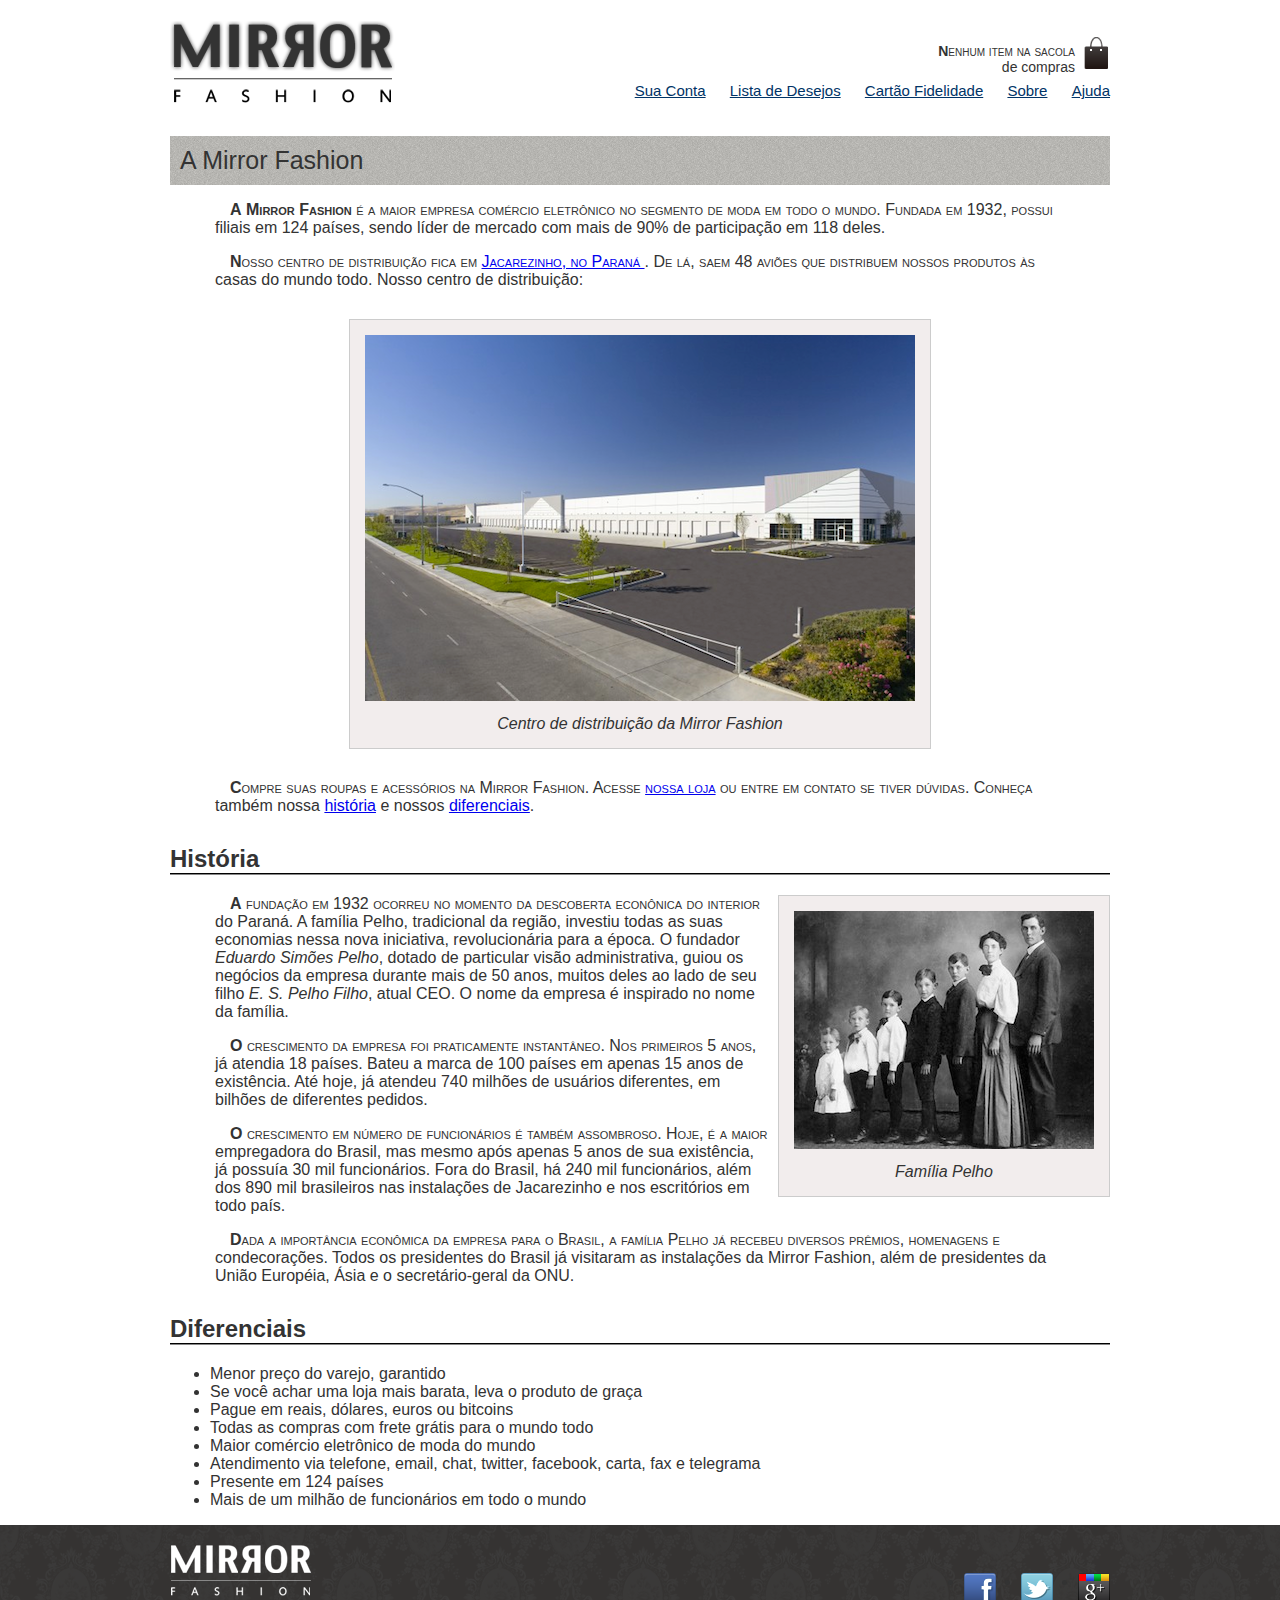
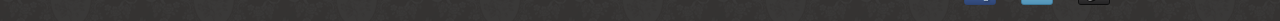
<file: index.html>
<!DOCTYPE html>
<html lang="en">
<head>
    <meta charset="UTF-8">
    <meta http-equiv="X-UA-Compatible" content="IE=edge">
    <meta name="viewport" content="width=device-width, initial-scale=1.0">
    <title> A Mirror Fashion </title>
    <link rel="stylesheet" href="css/style.css">
	<link rel="stylesheet" href="css/style2.css">
	<link rel="stylesheet" href="css/mobile.css" media="(max-width: 939px)">
</head>
<body>

	<body>
		<!-- Início merge !-->
		<header class="container">
			<h1><img src="imagens/logo.png" alt="Mirror Fashion"></h1>
			
			<p class="sacola">
				Nenhum item na sacola de compras 
			</p>
			
			<nav class="menu-opcoes">
				<ul>
					<li><a href="#">Sua Conta</a></li>
					<li><a href="#">Lista de Desejos</a></li>
					<li><a href="#">Cartão Fidelidade</a></li>
					<li><a href="sobre.html">Sobre</a></li>
					<li><a href="#">Ajuda</a></li>
				</ul>			
			</nav>
		</header>	
		
		<article class="container"> 
			
			<section class="sobre">
			
				<div class="titulo">A Mirror Fashion</div>			
				<p>A <strong>Mirror Fashion</strong> é a maior empresa comércio eletrônico no segmento de moda em todo o mundo.
				Fundada em 1932, possui filiais em 124 países, sendo líder de mercado com mais de 90% de
				participação em 118 deles.</p>
				
				<p>Nosso centro de distribuição fica em <a href="https://maps.google.com.br/?q=Jacarezinho">Jacarezinho, no Paraná </a>. De lá, saem 48 aviões que distribuem
				nossos produtos às casas do mundo todo. Nosso centro de distribuição:</p>
				
				<figure id="centro-distribuicao">
					<img src="imagens/centro-distribuicao.png">
					<figcaption>Centro de distribuição da Mirror Fashion</figcaption>
				</figure>
				
				<p>Compre suas roupas e acessórios na Mirror Fashion. Acesse <a href="index.html">nossa loja</a> ou entre em contato se tiver 
				dúvidas. Conheça também nossa <a href="#historia">história</a> e nossos <a href="#diferenciais">diferenciais</a>.</p>
				
			</section>			
			
			<section class="historia">
				<h2 id="historia">História</h2>
				
				<figure id="familia-pelho">
					<img src="imagens/familia-pelho.jpg">
					<figcaption>Família Pelho</figcaption>
				</figure>
				
				<p>A fundação em 1932 ocorreu no momento da descoberta econônica do interior do Paraná. A 
				família Pelho, tradicional da região, investiu todas as suas economias nessa nova iniciativa, 
				revolucionária para a época. O fundador <em>Eduardo Simões Pelho</em>, dotado de particular visão 
				administrativa, guiou os negócios da empresa durante mais de 50 anos, muitos deles ao lado 
				de seu filho <em>E. S. Pelho Filho</em>, atual CEO. O nome da empresa é inspirado no nome da família.</p>

				<p>O crescimento da empresa foi praticamente instantâneo. Nos primeiros 5 anos, já atendia 18 países. 
				Bateu a marca de 100 países em apenas 15 anos de existência. Até hoje, já atendeu 740 milhões 
				de usuários diferentes, em bilhões de diferentes pedidos.</p>

				<p>O crescimento em número de funcionários é também assombroso. Hoje, é a maior empregadora do 
				Brasil, mas mesmo após apenas 5 anos de sua existência, já possuía 30 mil funcionários. Fora do 
				Brasil, há 240 mil funcionários, além dos 890 mil brasileiros nas instalações de Jacarezinho e 
				nos escritórios em todo país.</p>

				<p>Dada a importância econômica da empresa para o Brasil, a família Pelho já recebeu diversos prêmios, 
				homenagens e condecorações. Todos os presidentes do Brasil já visitaram as instalações da Mirror 
				Fashion, além de presidentes da União Européia, Ásia e o secretário-geral da ONU.</p>
			</section>
			
			<section class="diferenciais">
				<h2 id="diferenciais">Diferenciais</h2>			
				<ul>
					<li>Menor preço do varejo, garantido</li>
					<li>Se você achar uma loja mais barata, leva o produto de graça</li>
					<li>Pague em reais, dólares, euros ou bitcoins</li>
					<li>Todas as compras com frete grátis para o mundo todo</li>
					<li>Maior comércio eletrônico de moda do mundo</li>
					<li>Atendimento via telefone, email, chat, twitter, facebook, carta, fax e telegrama</li>
					<li>Presente em 124 países</li>
					<li>Mais de um milhão de funcionários em todo o mundo</li>
				</ul>
			</section>
		</article>
		<!-- Início merge rodape !-->
		<footer>
			<div class="container">
				<img src="imagens/logo-rodape.png" alt="Logo Mirror Fashion">
				<ul class="social">
					<li><a href="http://facebook.com/mirrorfashion">Facebook</a></li>
					<li><a href="http://twitter.com/mirrorfashion">Twitter</a></li>
					<li><a href="http://plus.google.com/mirrorfashion">Google+</a></li>
				</ul>
			</div>
		</footer>
		<!-- Fim merge rodape !-->
	</body>
</html>
</file>
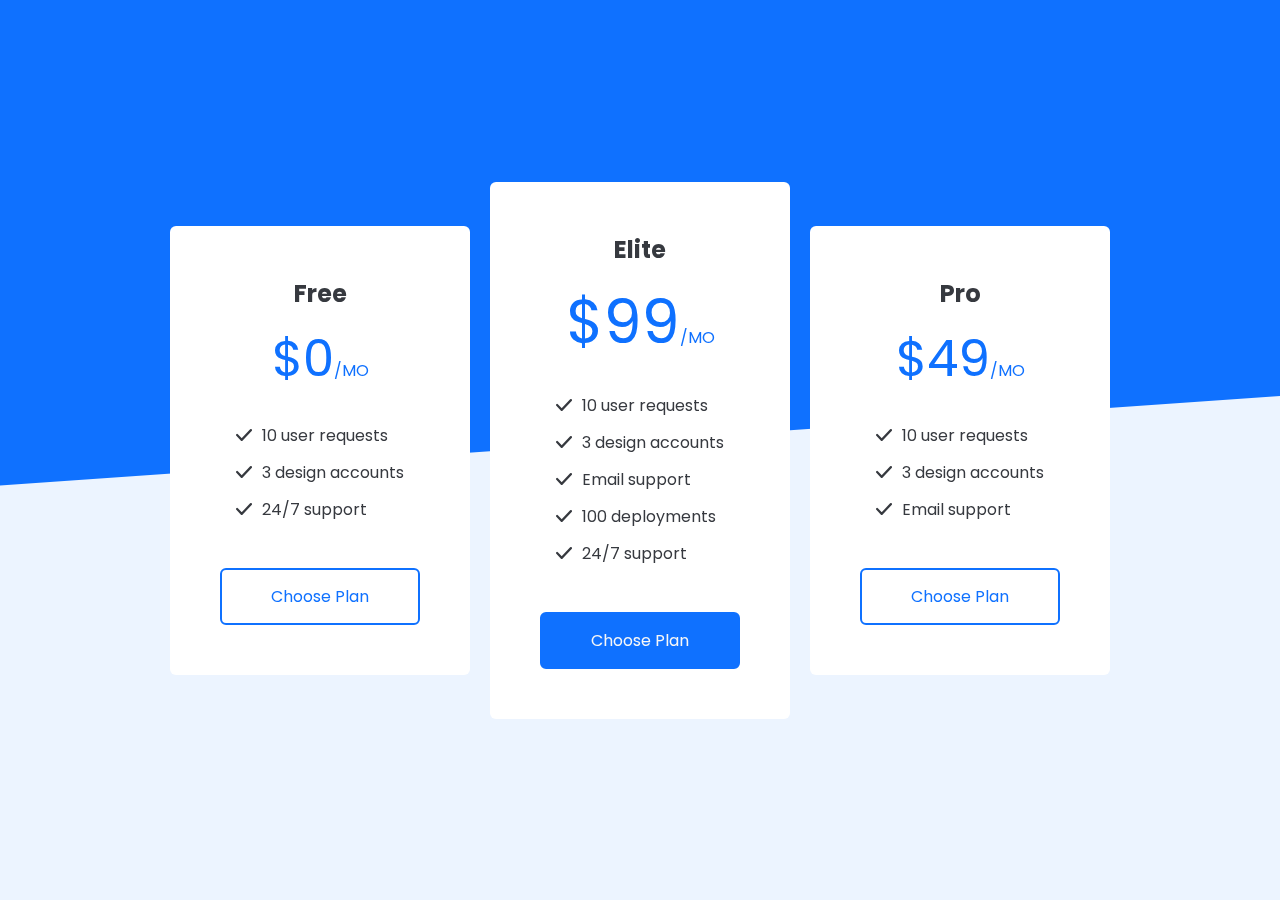
<file: cards/index.html>
<!DOCTYPE html>
<html lang="en">
<head>
    <meta charset="UTF-8">
    <meta http-equiv="X-UA-Compatible" content="IE=edge">
    <meta name="viewport" content="width=device-width, initial-scale=1.0">
    <title>Card 2</title>
    <link rel="stylesheet" href="style.css">
    <link rel="preconnect" href="https://fonts.googleapis.com" />
    <link rel="preconnect" href="https://fonts.gstatic.com" crossorigin />
    <link 
        href="https://fonts.googleapis.com/css2?family=Poppins:wght@300;400;500&display=swap"
        rel="stylesheet"
    />
</head>
<body>
    <div class="background"></div>
    <article class="card">
        <h2>Free</h2>
        <var><abbr>$</abbr>0<small>/MO</small></var>
        <ul>
            <li>
                <img src="img/check.svg" />
                <p>10 user requests</p>
            </li>
            <li>
                <img src="img/check.svg" />
                <p>3 design accounts</p>
            </li>
            <li>
                <img src="img/check.svg" />
                <p>24/7 support</p>
            </li>
        </ul>
        <button>Choose Plan</button>
    </article>

    <article class="card primary">
        <h2>Elite</h2>
        <var><abbr>$</abbr>99<small>/MO</small></var>
        <ul>
            <li>
                <img src="img/check.svg" />
                <p>10 user requests</p>
            </li>
            <li>
                <img src="img/check.svg" />
                <p>3 design accounts</p>
            </li>
            <li>
                <img src="img/check.svg" />
                <p>Email support</p>
            </li>
            <li>
                <img src="img/check.svg" />
                <p>100 deployments</p>
            </li>
            <li>
                <img src="img/check.svg" />
                <p>24/7 support</p>
            </li>
        </ul>
        <button class="primary">Choose Plan</button>
    </article>

    <article class="card">
        <h2>Pro</h2>
        <var><abbr>$</abbr>49<small>/MO</small></var>
        <ul>
            <li>
                <img src="img/check.svg" />
                <p>10 user requests</p>
            </li>
            <li>
                <img src="img/check.svg" />
                <p>3 design accounts</p>
            </li>
            <li>
                <img src="img/check.svg" />
                <p>Email support</p>
            </li>
        </ul>
        <button>Choose Plan</button>
    </article>
</body>
</html>
</file>
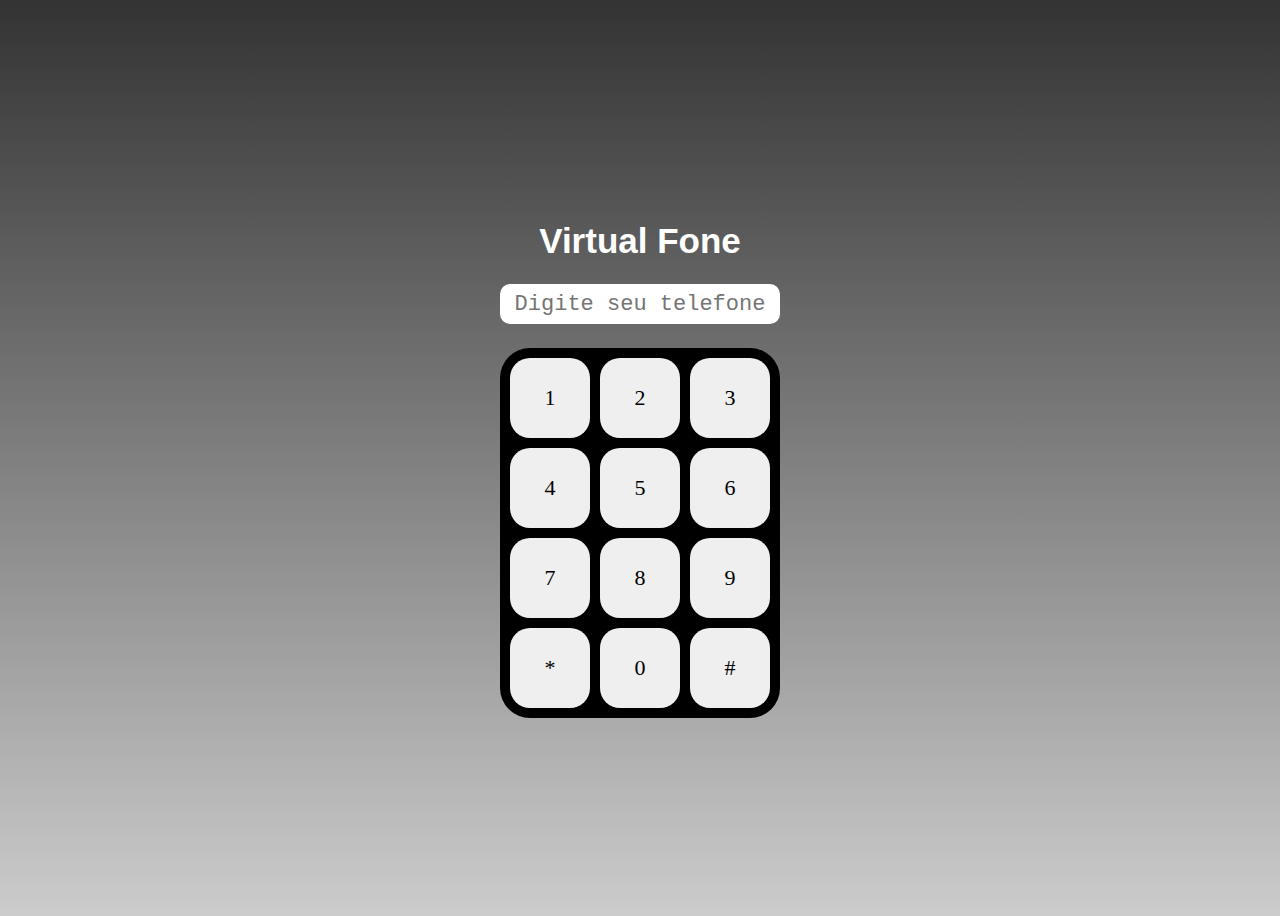
<file: css/desafios/virtual-fone/index.html>
<!DOCTYPE html>
<html lang="pt-BR">
<head>
    <meta charset="UTF-8">
    <meta http-equiv="X-UA-Compatible" content="IE=edge">
    <meta name="viewport" content="width=device-width, initial-scale=1.0">
    <link rel="stylesheet" href="style.css">
    <title>Virtual Fone</title>
</head>
<body>
    <h1>Virtual Fone</h1>
    <input type="tel" placeholder="Digite seu telefone">
    <section class="teclado">
        <input type="button" value="1">
        <input type="button" value="2">
        <input type="button" value="3">
        <input type="button" value="4">
        <input type="button" value="5">
        <input type="button" value="6">
        <input type="button" value="7">
        <input type="button" value="8">
        <input type="button" value="9">
        <input type="button" value="*">
        <input type="button" value="0">
        <input type="button" value="#">
    </section>
    <script src="main.js"></script>
</body>
</html>
</file>
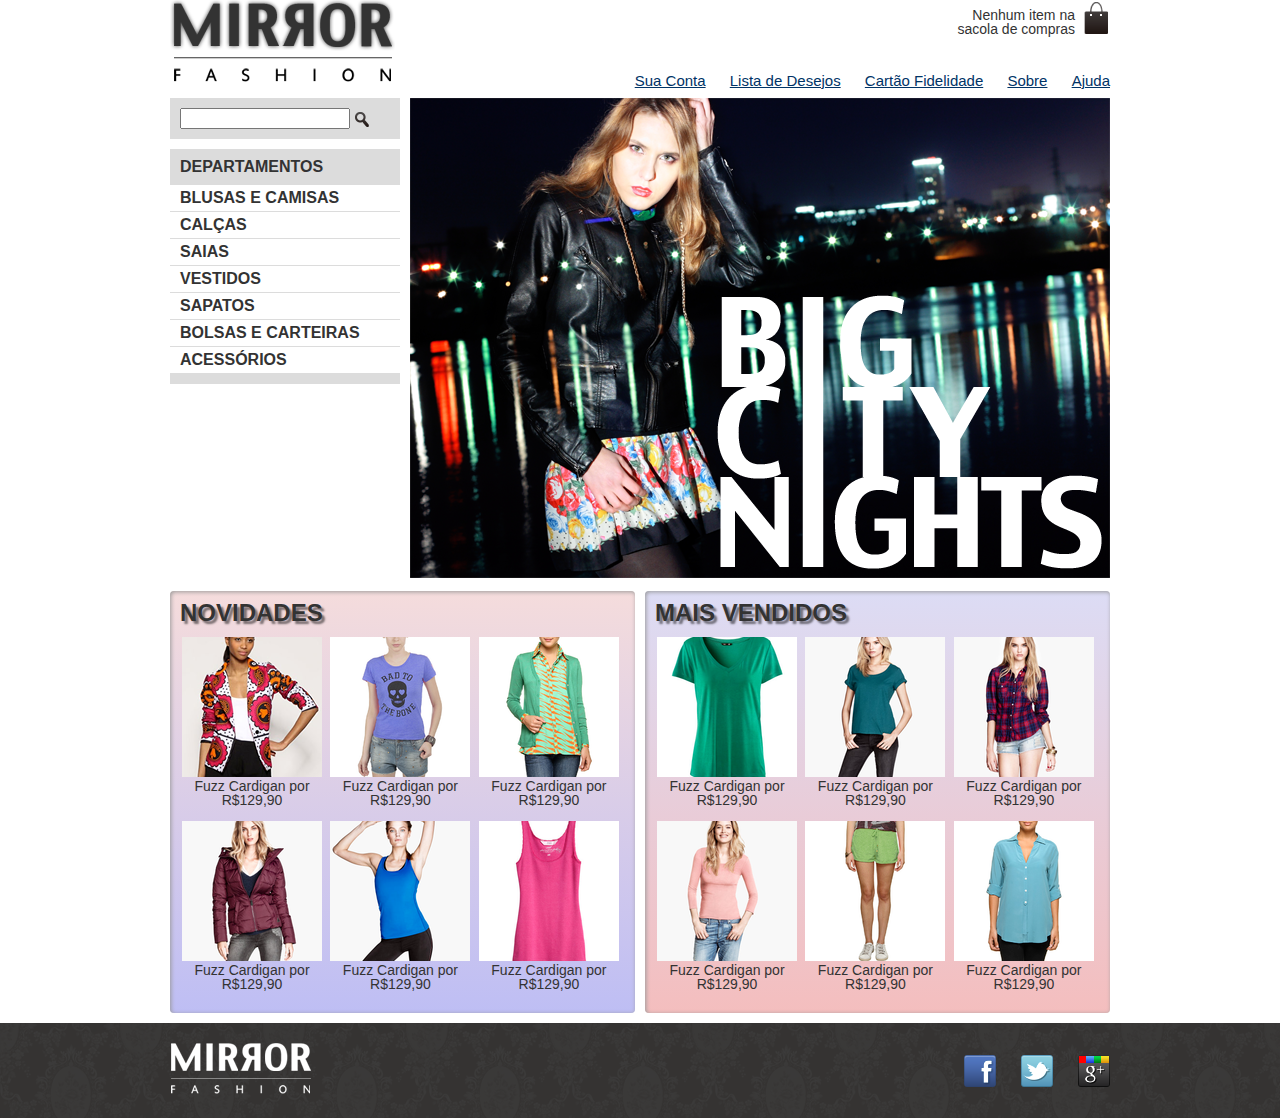
<file: index2.html>
<!DOCTYPE html>
<html lang="en">
  <head>
    <meta charset="UTF-8" />
    <meta http-equiv="X-UA-Compatible" content="IE=edge" />
    <meta name="viewport" content="width=device-width, initial-scale=1.0" />
    <title>Mirror Fashion</title>
    <link rel="stylesheet" href="css/style2.css" />
    <link rel="stylesheet" href="css/reset_meyer.css">
    <link rel="stylesheet" href="css/mobile.css" media="(max-width: 939px)">
  </head>
  <body>
    <header class="container">
      <h1>
        <img src="imagens/logo.png" />
      </h1>

      <p class="sacola">Nenhum item na sacola de compras</p>

      <nav class="menu-opcoes">
        <ul>
          <li><a href="#">Sua Conta</a></li>
          <li><a href="#">Lista de Desejos</a></li>
          <li><a href="#">Cartão Fidelidade</a></li>
          <li><a href="index.html">Sobre</a></li>
          <li><a href="#">Ajuda</a></li>
        </ul>
      </nav>
    </header>

    <div class="container destaque">

      <section id="busca" class="busca">
          <form>
              <input type="search">
              <input type="image" src="imagens/busca.png">
          </form>
      </section><!-- fim busca -->


<section class="menu-departamentos">
  <h2>Departamentos</h2>
  <nav>
      <ul>
          <li><a href="#">Blusas e Camisas</a>
           <ul>
              <li><a href="#">Manga Curta</a></li>
              <li><a href="#">Manga Comprida</a></li>
              <li><a href="#">Manga Social</a></li>
              <li><a href="#">Manga Casual</a></li>
           </ul>
          </li>
          <li><a href="#">Calças</a></li>
          <li><a href="#">Saias</a></li>
          <li><a href="#">Vestidos</a></li>
          <li><a href="#">Sapatos</a></li>
          <li><a href="#">Bolsas e Carteiras</a></li>
          <li><a href="#">Acessórios</a></li>
      </ul>
  </nav>
</section><!-- fim .menu-departamentos -->

<img id="detaque" src="imagens/destaque-home.png" alt="Promoção: Big City Night">
</div><!-- Fim container destaques-->
<div class="container paineis">
  <section class="painel novidades">
    <h2>Novidades</h2>
    <ol>
      <li>
        <a href="">
          <figure>
          <img src="imagens/produto/miniatura1.png">
          <figcaption>Fuzz Cardigan por R$129,90</figcaption>
          </figure>
        </a>
      </li>
      <li>
        <a href="">
          <figure>
          <img src="imagens/produto/miniatura2.png">
          <figcaption>Fuzz Cardigan por R$129,90</figcaption>
          </figure>
        </a>
      </li>
      <li>
        <a href="">
          <figure>
          <img src="imagens/produto/miniatura3.png">
          <figcaption>Fuzz Cardigan por R$129,90</figcaption>
          </figure>
        </a>
      </li>
      <li>
        <a href="">
          <figure>
          <img src="imagens/produto/miniatura4.png">
          <figcaption>Fuzz Cardigan por R$129,90</figcaption>
          </figure>
        </a>
      </li>
      <li>
        <a href="">
          <figure>
          <img src="imagens/produto/miniatura5.png">
          <figcaption>Fuzz Cardigan por R$129,90</figcaption>
          </figure>
        </a>
      </li>
      <li>
        <a href="">
          <figure>
          <img src="imagens/produto/miniatura6.png">
          <figcaption>Fuzz Cardigan por R$129,90</figcaption>
          </figure>
        </a>
      </li>            
    </ol>
  </section>
  <section class="painel mais-vendidos">
    <h2>Mais Vendidos</h2>
    <ol>
      <li>
        <a href="">
          <figure>
          <img src="imagens/produto/miniatura7.png">
          <figcaption>Fuzz Cardigan por R$129,90</figcaption>
          </figure>   
        </a>             
      </li>
      <li>
        <a href="">
          <figure>
          <img src="imagens/produto/miniatura8.png">
          <figcaption>Fuzz Cardigan por R$129,90</figcaption>
          </figure>
        </a>
      </li> 
      <li>
        <a href="">
          <figure>
          <img src="imagens/produto/miniatura9.png">
          <figcaption>Fuzz Cardigan por R$129,90</figcaption>
          </figure>
        </a>
      </li> 
      <li>
        <a href="">
          <figure>
          <img src="imagens/produto/miniatura10.png">
          <figcaption>Fuzz Cardigan por R$129,90</figcaption>
          </figure>
        </a>
      </li> 
      <li>
        <a href="">
          <figure>
          <img src="imagens/produto/miniatura11.png">
          <figcaption>Fuzz Cardigan por R$129,90</figcaption>
          </figure>
        </a>
      </li> 
      <li>
        <a href="">
          <figure>
          <img src="imagens/produto/miniatura12.png">
          <figcaption>Fuzz Cardigan por R$129,90</figcaption>
          </figure>
        </a>
      </li> 
    </ol>
  </section>
</div>
</div>

<footer>
  <div class="container">
    <img src="imagens/logo-rodape.png" alt="Logo Mirror Fashion">
    <ul class="social">
      <li><a href="http://facebook.com/mirrorfashion">Facebook</a></li>
      <li><a href="http://twitter.com/mirrorfashion">Twitter</a></li>
      <li><a href="http://plus.google.com/mirrorfashion">Google+</a></li>				
    </ul>
  </div>
</footer>

</body>
</html>
</file>
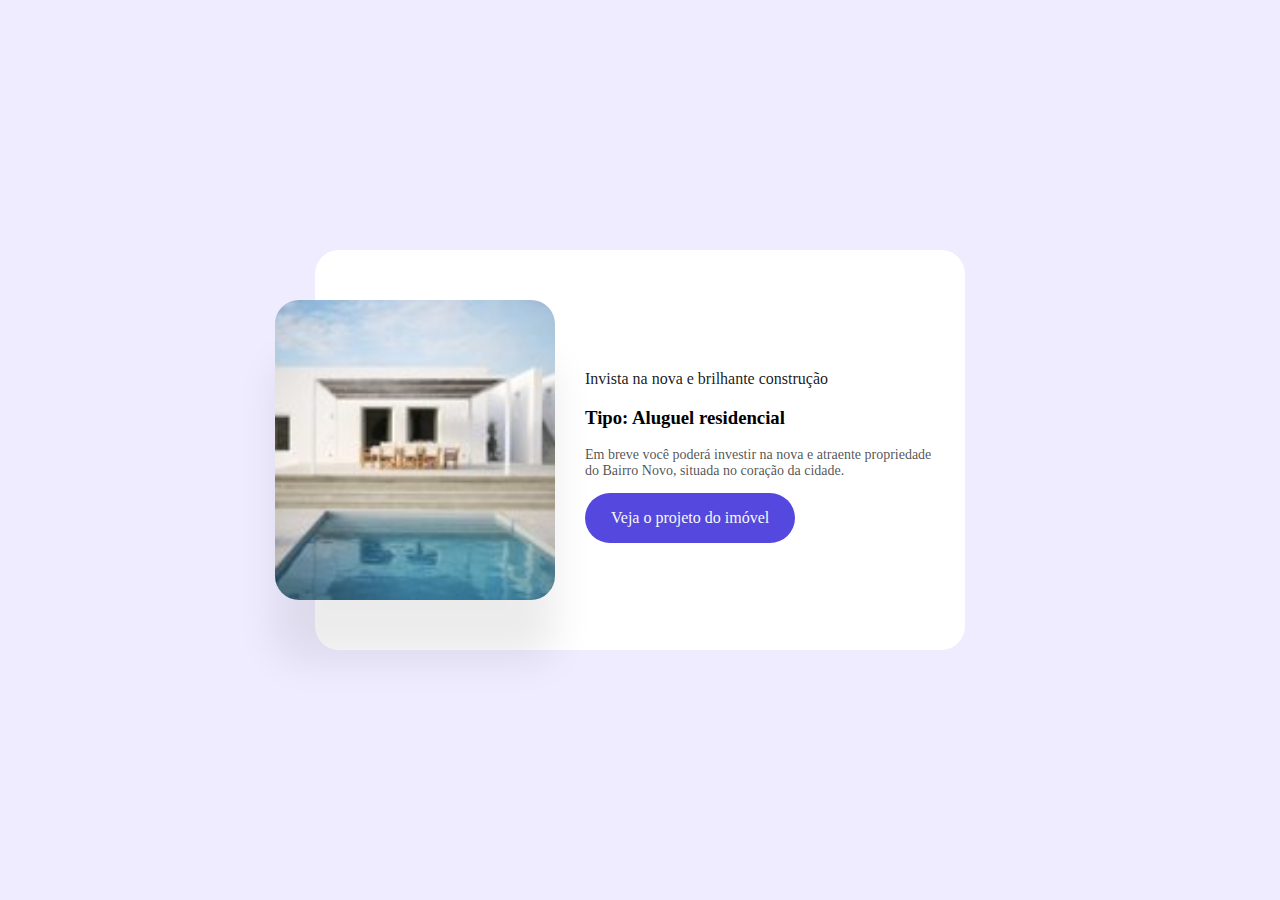
<file: cards/sobre.html>
<!DOCTYPE html>
<html lang="en">
<head>
    <meta charset="UTF-8">
    <meta http-equiv="X-UA-Compatible" content="IE=edge">
    <meta name="viewport" content="width=device-width, initial-scale=1.0">
    <title>Card 1</title>
    <link rel="stylesheet" href="estilo.css">
    <link rel="preconnect" href="https://fonts.googleapis.com" />
    <link rel="preconnect" href="https://fonts.gstatic.com" crossorigin />
</head>
<body>

    <div class="card">
        <img src="img/image.jpg" />
        <div>
            <h2>Invista na nova e brilhante construção</h2>
            <h3>Tipo: Aluguel residencial</h3>
            <p>
                Em breve você poderá investir na nova e atraente propriedade do Bairro Novo, situada no coração da cidade.
            </p>
            <button>Veja o projeto do imóvel</button>
        </div>
    </div>
</body>
</html>
</file>
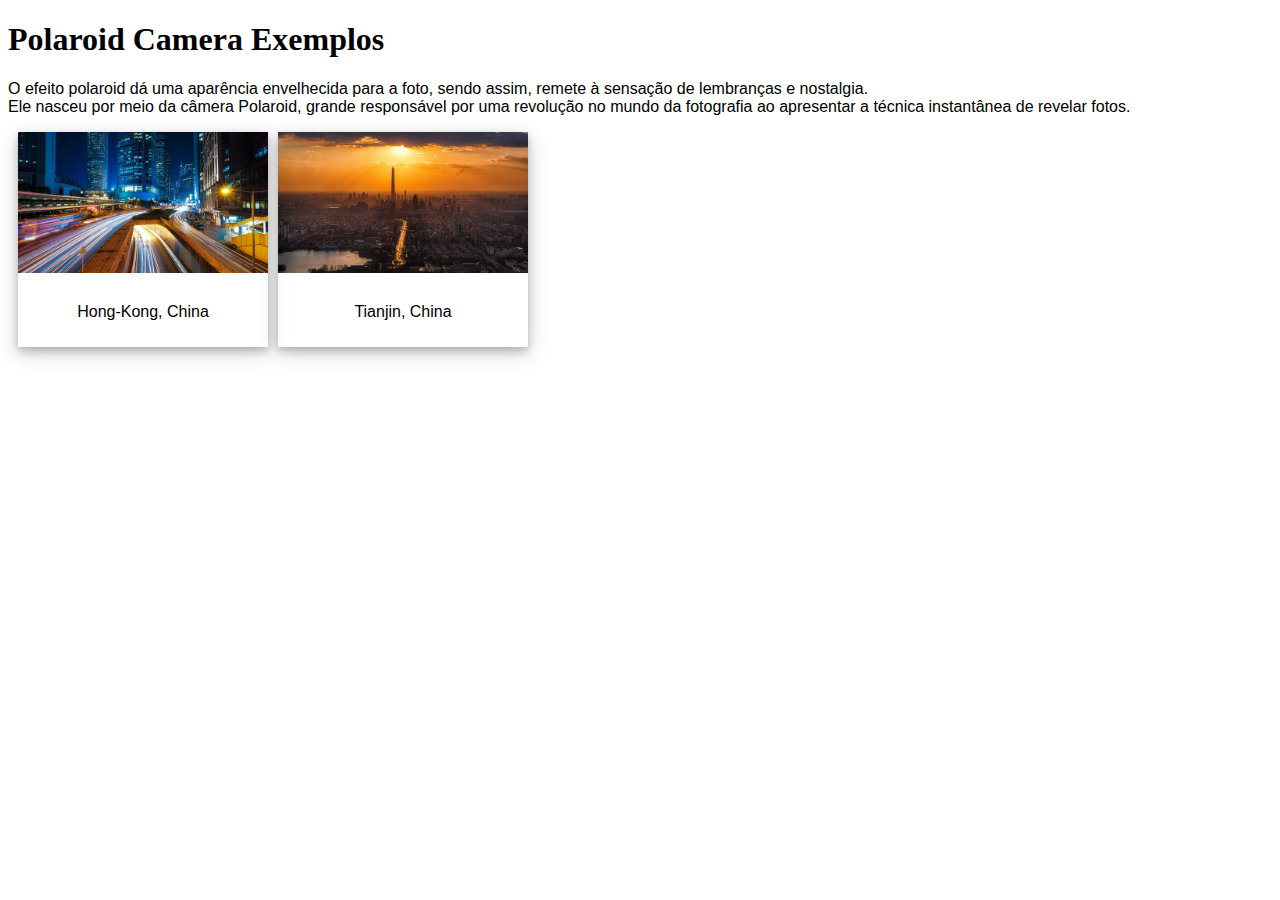
<file: css/desafios/polaroid.html>
<!DOCTYPE html>
<html lang="pt-BR">
<head>
    <meta charset="UTF-8">
    <meta http-equiv="X-UA-Compatible" content="IE=edge">
    <meta name="viewport" content="width=device-width, initial-scale=1.0">
    <link rel="stylesheet" href="estilo.css">
    <title>Polaroid</title>
</head>
<body>
        <h1>Polaroid Camera Exemplos</h1>
        
        <p>O efeito polaroid dá uma aparência envelhecida para a foto, sendo assim, remete à sensação de lembranças e nostalgia. 
        <br> Ele nasceu por meio da câmera Polaroid, grande responsável por uma revolução no mundo da fotografia ao apresentar a técnica instantânea de revelar fotos.</p>
        
        <div class="polaroid">
          <img src="img/hong-kong.jpg" alt="Hong-Kong">
          <div class="container">
            <p>Hong-Kong, China</p>
          </div>
        </div>
        
        <div class="polaroid">
          <img src="img/tianjin.jpg" alt="Tianjin">
          <div class="container">
            <p>Tianjin, China</p>
          </div>
        </div>  
</body>
</html>
</file>
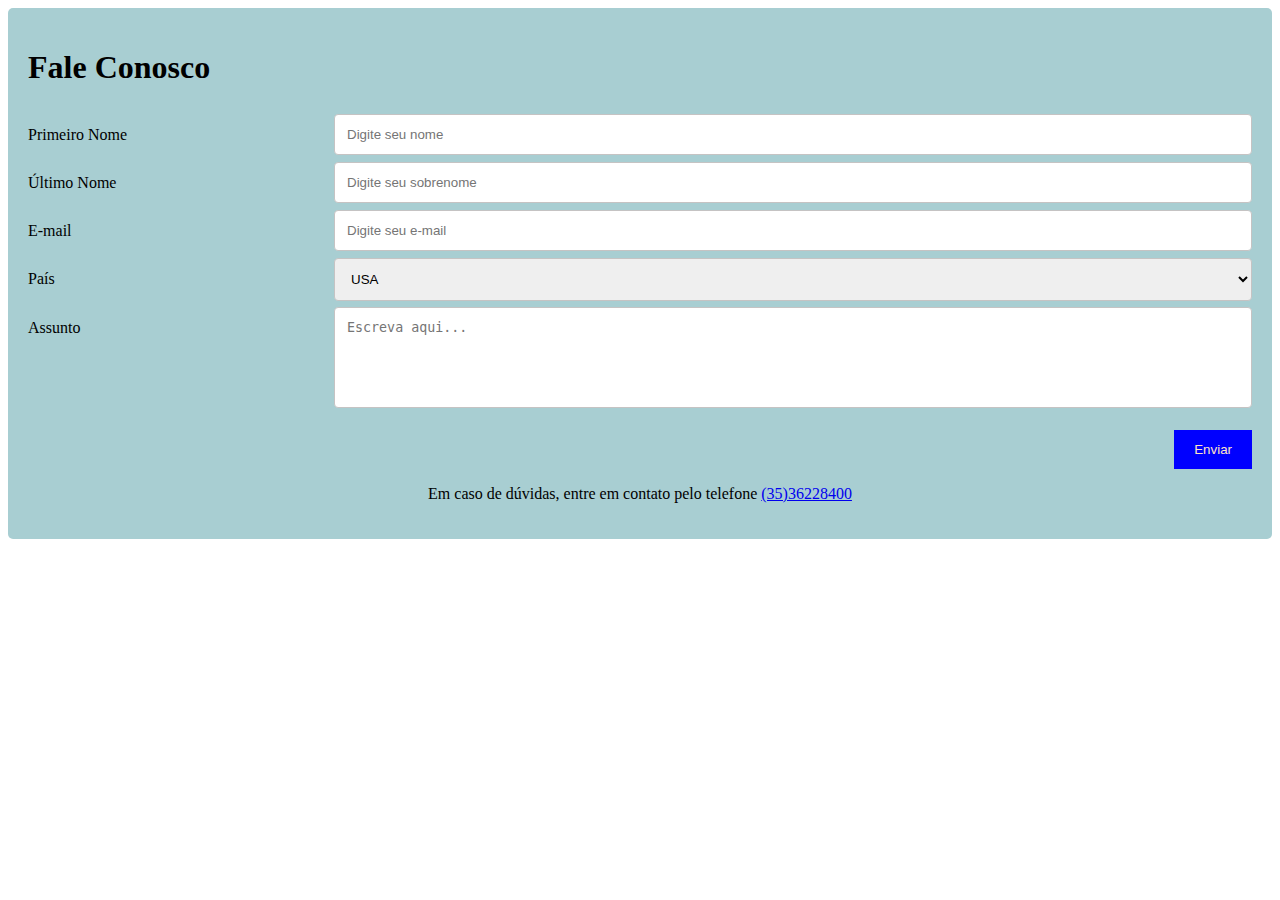
<file: css/forms/faleconosco.html>
<!DOCTYPE html>
<html lang="pt-BR">

<head>
    <meta charset="UTF-8">
    <meta http-equiv="X-UA-Compatible" content="IE=edge">
    <meta name="viewport" content="width=device-width, initial-scale=1.0">
    <link rel="stylesheet" href="css/forms.css">
    <title>Fale Conosco</title>
</head>

<body>
    <div class="container">
        <header>
            <h1>Fale Conosco</h1>
        </header>
        <form action="">
            <div class="row">
                <div class="col-25">
                    <label for="fname">Primeiro Nome</label>
                </div>
                <div class="col-75">
                    <input type="text" name="firstname" id="fname" required="true" placeholder="Digite seu nome">
                </div>
            </div>
            <div class="row">
                <div class="col-25">
                    <label for="lastname">Último Nome</label>
                </div>
                <div class="col-75">
                    <input type="text" name="lname" id="lastname" required="true" placeholder="Digite seu sobrenome">
                </div>
            </div>
            <div class="row">
                <div class="col-25">
                    <label for="lastname">E-mail</label>
                </div>
                <div class="col-75">
                    <input type="email" name="lname" id="lastname" required="true" placeholder="Digite seu e-mail">
                </div>
            </div>
            <div class="row">
                <div class="col-25">
                    <label for="lastname">País</label>
                </div>
                <div class="col-75">
                    <select País="país">
                        <option value="">USA</option>
                        <option value="">BRAZIL</option>
                        <option value="">SPAIN</option>
                        <option value="">PORTUGAL</option>
                    </select>
                </div>
            </div>
            <div class="row">
                <div class="col-25">
                    <label for="lastname">Assunto</label>
                </div>
                <div class="col-75">
                    <textarea id="assunto" name="assunto" rows="5" cols="33" placeholder="Escreva aqui..."></textarea>
                </div>
            </div>
            <br>
            <div class="row">
                <div class="col-75"></div>
                <input type="submit" value="Enviar">
            </div>
        </form>
                <footer>
                    <p>Em caso de dúvidas, entre em contato pelo telefone
                        <a href="tel+553536228400"> (35)36228400 </a> 
                    </p>
                </footer>
    </div>
</body>

</html>
</file>
<file: css/style.css>
/*body{
	color: #333333;
	font-family: "Lucida Sans Unicode", "Lucida Grande", sans-serif;
	margin-left: auto;
	margin-right: auto;
	width: 940px
}Substituido pelo contanier*/
body{
	margin: 0;	
}

.titulo{ /*Substituindo o H1*/
	background-image: url(../imagens/sobre-background.jpg);	
	padding: 10px;
	font-size: 25px;
}
h2{
	border-bottom: 2px groove #333333;
	margin-top: 30px;
}
figure{
	background-color: #F2EDED;
	border: 1px solid #ccc;
	text-align: center;
	padding: 15px;
	margin: 30px;
}
figcaption{
	font-style: italic;
	margin-top: 10px;
}
p{
	padding: 0 45px;
	text-indent: 15px;
}

#centro-distribuicao{
	margin-left: auto;
	margin-right: auto;	
	width: 550px;
}
#rodape {
	color: #777;
	margin: 30px 0;
	padding: 30px 0;
}
#rodape img {
	margin-right: 30px;
	vertical-align: middle;
	width: 94px;
}
#familia-pelho {
	float: right;
	margin: 0 0 10px 10px;	
}

p:first-letter{
	font-weight: bold;
}

h1 + p{
	text-indent: 0;
}

p:first-line{
	font-variant: small-caps;
}
</file>
<file: css/style2.css>
﻿.sacola{
	background: url(../imagens/sacola.png) no-repeat top right;
	
	font-size: 14px;
	padding-right: 35px;
	padding-top: 8px;
	text-align: right;
	width: 140px;
	
	position: absolute;
	top: 0;
	right: 0;	
}

.menu-opcoes{
	position: absolute;
	bottom: 0;
	right: 0;
}

.menu-opcoes ul {
	font-size: 15px;
}

.menu-opcoes ul li {
	display: inline;
	margin-left: 20px;	
}

.menu-opcoes a {
	color: #003366;	
}

.container{
	margin: 0 auto;
	width: 940px;
}

header{
	position: relative;		
}

body {
	color: #333333;
	font-family: "Lucida Sans Unicode", "Lucida Grande", sans-serif;
}
.busca,
.menu-departamentos {
	background-color: #dcdcdc;
	font-weight: bold;
	text-transform: uppercase;
	margin-right: 10px;
	width: 230px;
	
	float: left;	
}

.menu-departamentos {
	clear: left;

	margin-top: 10px;
	padding-bottom: 10px;	
}

.busca h2,
.busca form,
.menu-departamentos h2 {
	margin: 10px;
}

.menu-departamentos li {
	background-color: white;
	margin-bottom: 1px;
	padding: 5px 10px;
}
.menu-departamentos a {
	color: #333333;
	text-decoration: none;
}
.busca input {
	vertical-align: middle;
}

.busca input[type=search] {
	width: 170px;
}

.destaque{
	margin-top: 10px;
	
}
.painel {
	margin: 10px 0;
	padding: 10px;
	width: 445px;
	border-radius: 4px;
	box-shadow: inset 1px 1px 4px #999;
}
.novidades {
	float: left;
	background-color: #f5dcdc;
	background: linear-gradient(#f5dcdc, #bebef4);
}
.mais-vendidos {
	float: right;
	background-color: #dcdcf5;
	background: linear-gradient(#dcdcf5, #f4bebe);
}
.painel li {
	display: inline-block;
	vertical-align: top;
	width: 140px;
	margin: 2px;
	padding-bottom: 10px;
	transition: 0.7s ease-out;
}
.painel h2 {
	font-size: 24px;
	font-weight: bold;
	text-transform: uppercase;
	margin-bottom: 10px;
	text-shadow: 3px 3px 2px rgba(0,0,0,0.5);
}
.painel a {
	color: #333;
	font-size: 14px;
	text-align: center;
	text-decoration: none;
}

footer{
	background-image: url(../imagens/fundo-rodape.png);
	clear: both;
	padding: 20px 0;
}

footer .container {
	position: relative;
}

.social a {
	/* tamanho da imagem */
	height: 32px;
	width: 32px;
	/* image replacement */
	display: block;
	text-indent: -9999px;
}
.social a[href*="facebook.com"] {
	background-image: url(../imagens/facebook.png);
}
.social a[href*="twitter.com"] {
	background-image: url(../imagens/twitter.png);
}
.social a[href*="plus.google.com"] {
	background-image: url(../imagens/googleplus.png);
}

.social {
	position: absolute;
	top: 12px;
	right: 0;
	
}

.social li {
	float: left;
	margin-left: 25px;	
}

.painel li:hover {
	background-color: rgba(255,255,255,0.8);
	box-shadow: 0 0 5px #333;
	transition: 0.7s ease-in;
	transform: scale(1.2) rotate(-5deg);
}

.painel li:nth-child(2n):hover {
	transform: scale(1.2) rotate(5deg);
}

.menu-opcoes a:hover{
	color: #007dc6;
}
.menu-opcoes a:active{
	color: red;
}
.menu-departamentos li ul {
	display: none;
}
.menu-departamentos li:hover ul {
	display: block;
}
.menu-departamentos ul ul li {
	background-color: #dcdcdc;
}
.menu-departamentos li li a:before {
	content: '- ';
}
</file>
<file: css/mobile.css>
.container {
        width: 96%;
}

header h1 {
    text-align: center;
}

header h1 img {
    max-width: 50%;
}

.sacola {
    display: none;
}

.menu-opcoes {
    position: static;
    text-align: center;
}

.menu-opcoes ul li {
    display: inline-block;
    margin: 5px;
}

.busca,
.menu-departamentos,
.destaque img {
    margin-right: 0;
    width: 100%;
}

.painel {
    width: auto;
}

.painel li {
    width: 30%;
}

.painel img {
    width: 100%;
}
</file>
<file: cards/style.css>
* {
    box-sizing: border-box;
}

body {
    display: flex;
    align-items: center;
    justify-content: center;
    flex-direction: column;
    gap: 20px;
    padding: 60px 0;
    margin: 0;
    color: #36393f;
    background: #ecf4ff;
    background-size: 16px 16px;
    font-family: "Euclid Circular A", "Poppins";
}

.background {
    position: fixed;
    z-index: -1;
    top: -100px;
    left: -100px;
    right: -100px;
    height: 60vh;
    rotate: -4deg;
    background: #0f71ff;
}

.card {
    display: grid;
    place-items: center;
    gap: 10px;
    order: 2;
    width: 75%;
    margin: 0 auto;
    border-radius: 6px;
    padding: 50px;
    background: #ffffff;
    font-size: 125%;
}

.card.primary {
    order: 1;
}

.card.primary var {
    font-size: 60px;
}

@media (width >= 660px) {
    .card {
        width: 60vw;
    }
}

@media (width >= 960px) {
    body {
        padding: 0;
        flex-direction: row;
    }

    body, 
    html {
        height: 100%;
    }

    .card {
        width: 300px;
        max-width: 300px;
        margin: 0;
        font-size: 100%;
    }

    .card.primary{
        order: 2;
    }
}

p, 
h2 {
    margin: 0;
}

.card var {
    color: #0f71ff;
    font-weight: 400;
    font-size: 50px;
    font-style: normal;
    margin-bottom: 10px;
}

.card var small {
    font-size: 16px;
}

ul {
    list-style: none;
    padding: 0;
    margin: 0 0 30px;
}

ul li {
    display: flex;
    gap: 10px;
    align-items: center;
    padding: 6px 0;
}

ul li img {
    width: 16px;
}

.card button {
    display: grid;
    place-items: center;
    min-width: 200px;
    padding: 14px 0;
    border-radius: 6px;
    border: 2px solid #0f71ff;
    background: transparent;
    color: #0f71ff;
    font-size: inherit;
    font-family: inherit;
}

.card button.primary {
    background: #0f71ff;
    color: #f7f7f7;
}
</file>
<file: css/desafios/virtual-fone/style.css>
* {
    box-sizing: border-box;
}

body {
    display: flex;
    justify-content: center;
    align-items: center;
    flex-direction: column;

    background-image: linear-gradient(to top, rgba(0,0,0,0.2), rgba(0,0,0,0.8));
    min-height: 100vh;
}

h1 {
    font-family:'Franklin Gothic Medium', 'Arial Narrow', Arial, sans-serif;
    font-size: 35px;
    color: white;
}

input {
    border: none;
    color: inherit;
    font-size: inherit;
    font-weight: inherit;
    font-family: inherit;
}

.teclado {
    display: grid;
    grid-template-columns: repeat(3, 1fr);
    gap: 10px;

    background-color: black;
    border-radius: 30px;

    padding: 10px;
}

input[type=tel] {
    background-color: white;
    border-radius: 10px;
    font-family: monospace;
    font-size: 22px;
    height: 40px;
    margin-bottom: 24px;
    padding: 10px;
    text-align: center;
    width: 280px;
}

input[type=button] {
    border-radius: 20px;
    height: 80px;
    width: 80px;
    font-family: Georgia, 'Times New Roman', Times, serif;
    font-size: 22px;
    cursor: pointer;
}

input[type=button]:hover {
    font-weight: bold;
    box-shadow: 0 4px 8px 0 rgb(255, 255, 255);
}
</file>
<file: cards/estilo.css>
body, 
html {
    height: 100%;
}

* {
    box-sizing: border-box;
}

body {
    display: flex;
    align-items: center;
    justify-content: center;
    margin: 0;
    background: #efecff;
    background-size: 16px 16px;
    font-family: "Euclid Circular A", "Popins";
}

.card {
    display: flex;
    align-items: center;
    width: 75vw;
    max-width: 650px;
    padding: 50px 30px 50px 20px;
    background: #ffffff;
    border-radius: 24px;
}

.card img {
    max-width: 280px;
    width: 28vw;
    height: 300px;
    object-fit: cover;
    margin-left: -60px;
    margin-right: 30px;
    border-radius: inherit;
    box-shadow: 0 60px 40px rgb(0 0 0 / 8%);
}

.card h2 {
    font-size: 16px;
    font-weight: 400;
    color: rgb(0 0 0 / 90%);
}

.card p {
   font-size: 14px;
   font-weight: 400;
   color: rgb(0 0 0 / 70%); 
}

.card button {
    border: 0;
    background: linear-gradient(90deg, #5448de, #5448de);
    color: #f8f8f8;
    font-family: inherit;
    padding: 16px 26px;
    font-size: 16px;
    border-radius: 40px;
}

@media (width <= 740px) {
    .card {
        margin: 0 40px;
        padding-left: 50px;
        padding-right: 50px;
        width: 100%;
        text-align: center;
        flex-direction: column;
    }

    .card h2 {
        margin-right: 0;
        font-size: 26px;
    }

    .card img {
        margin: -100px 0 30px 0;
        width: 100%;
        max-width: 1000px;
    }
}
</file>
<file: css/desafios/estilo.css>
p {
    font-family: Arial, Helvetica, sans-serif
}

div.polaroid {
    width: 250px;
    box-shadow: 0 4px 8px 0 rgba(0, 0, 0, 0.2),
                         0 6px 20px 0 rgba(0, 0, 0, 0.19);
    text-align: center;
    float: left;
    margin-left: 10px;
}

div.container {
    padding: 10px;
}

div.polaroid img {
    width: 100%;    
}

div.polaroid img:hover {
    opacity: 0.8;
    filter:sepia(100%);    
}

div.container:hover {
    font-weight: bold;
}
</file>
<file: css/forms/css/forms.css>
* {
    box-sizing: border-box;
}

input[type=text], input[type=email], select, textarea{
    width: 100%;
    padding: 12px;
    border: 1px solid #c5c3c3;
    border-radius: 4px;
    resize: none;
}

input[type=submit] {
    float: right;
    padding: 12px 20px;
    border: none;
    background-color: blue;
    color: bisque;
    cursor: pointer;
}

input[type=submit]:hover{
    background-color: rgba(80, 80, 234, 0.776);
    display: inline-block;
}

label {
    padding: 12px 12px 12px 0;
    display: inline-block;
}

.container {
    background-color: #a8ced2;
    padding: 20px;
    font-family: 'Times New Roman', Times, serif;
    border-radius: 5px;
    width: 100%;
}

.col-25{
    float: left;
    width: 25%;
    margin-top: 6px;
}

.col-75{
    float: left;
    width: 75%;
    margin-top: 6px;
}

.row::after{
    content: "";
    display: table;
    clear: both;
}

footer {
    text-align: center;
}
</file>
